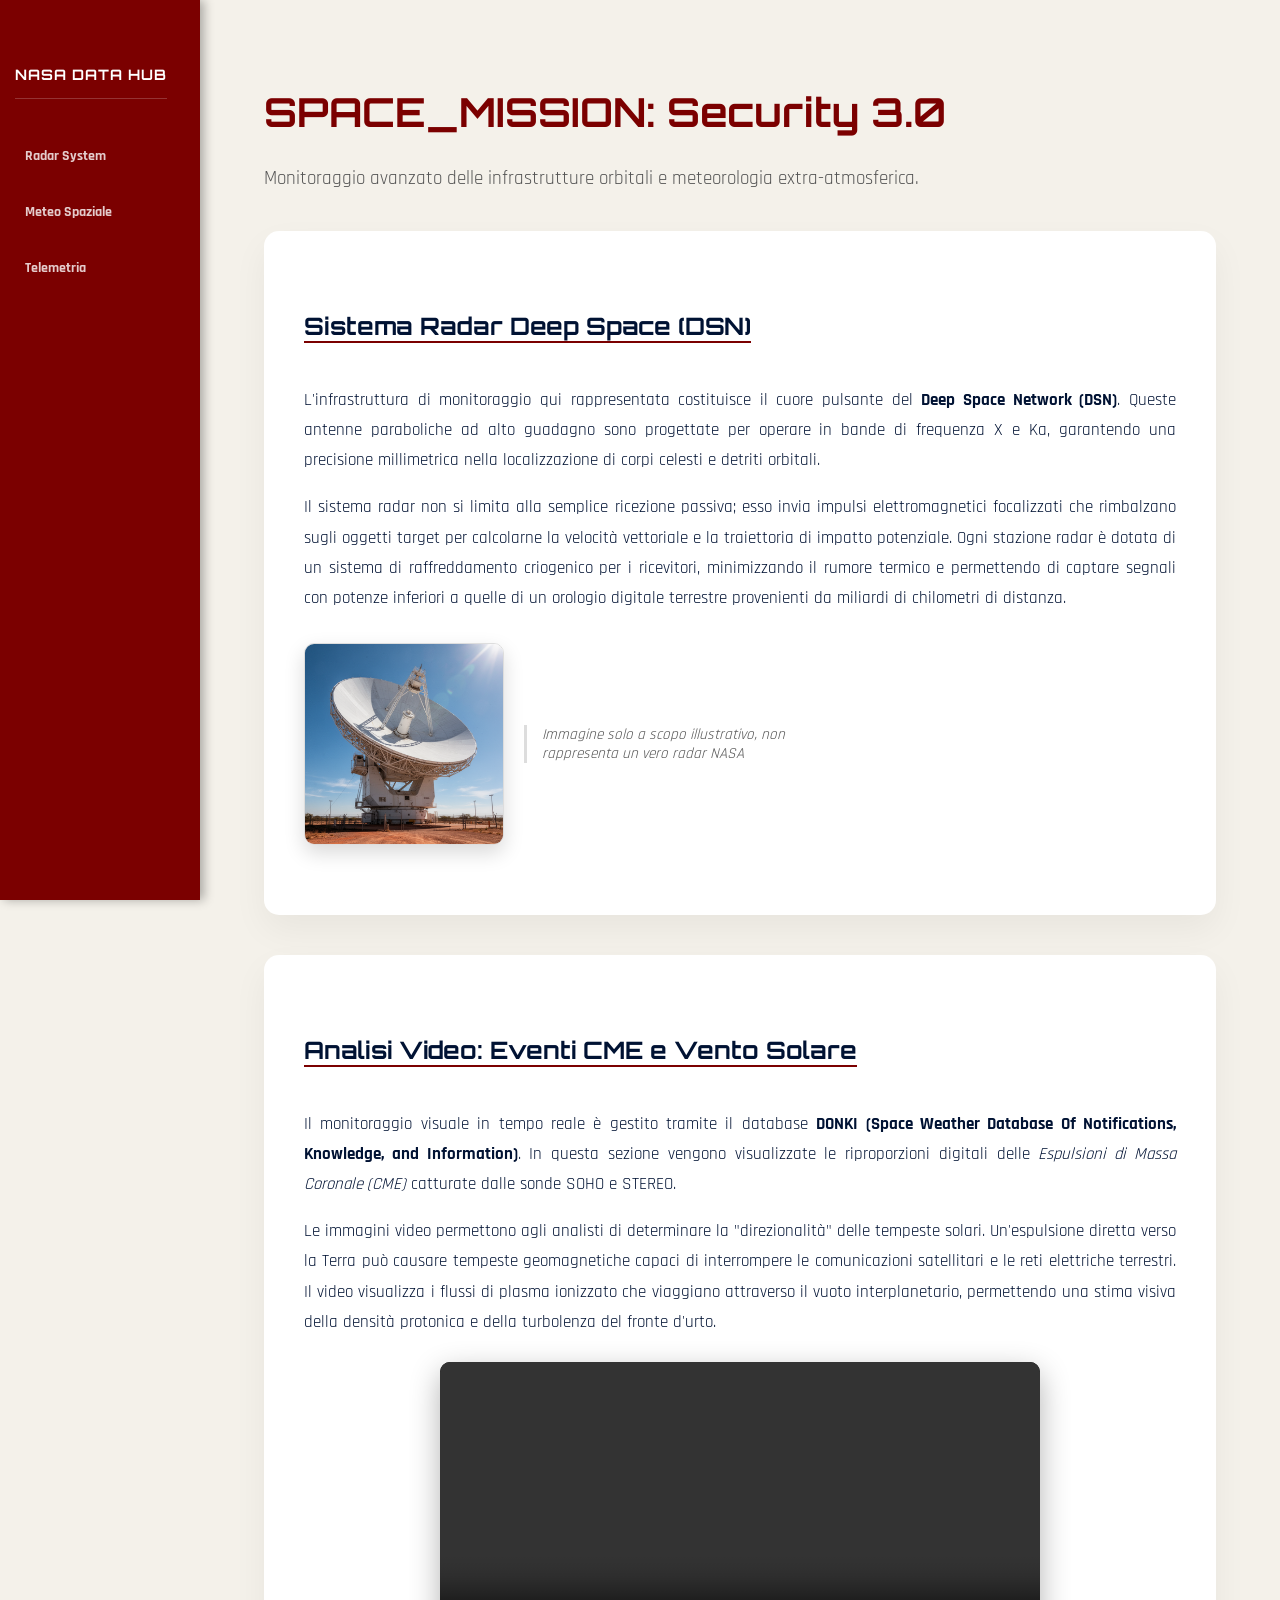
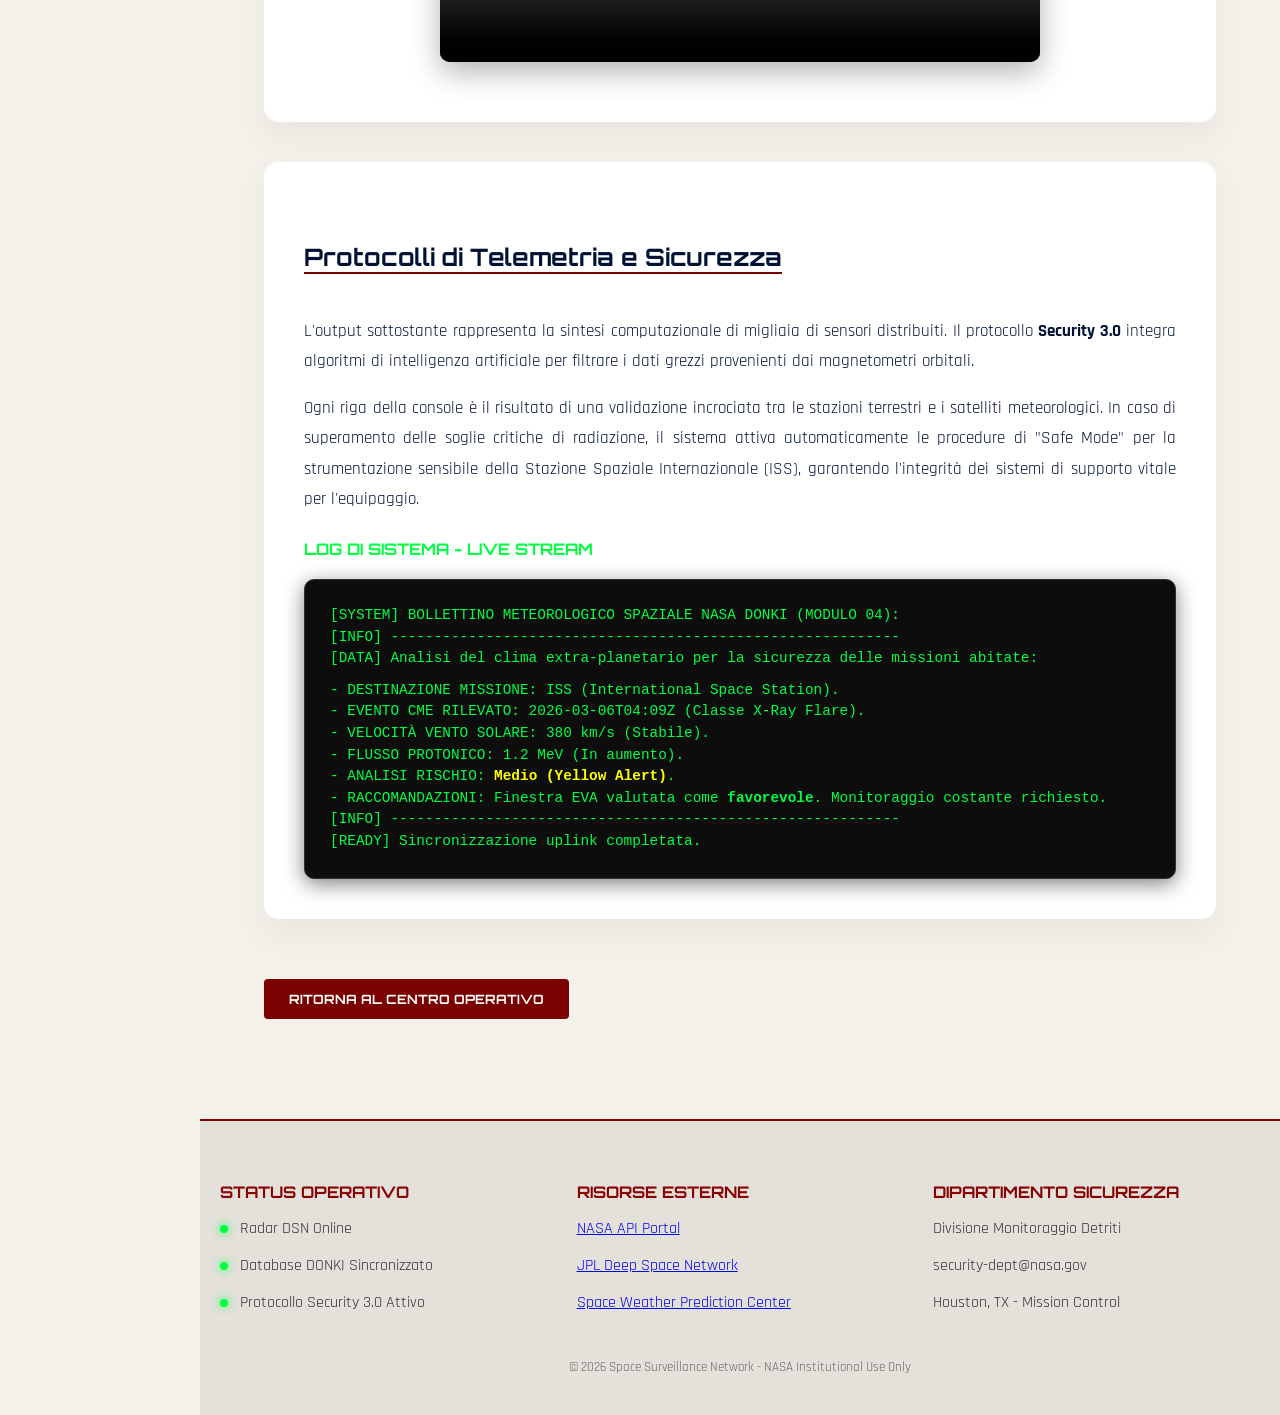
<file: radarorbitale.html>
<!DOCTYPE html>
<html lang="it">
<head>
    <meta charset="UTF-8">
    <meta name="viewport" content="width=device-width, initial-scale=1.0">
    <title>NASA RADAR SYSTEM - Security 3.0</title>
    <style>
        @import url('https://fonts.googleapis.com/css2?family=Orbitron:wght@400;700&family=Rajdhani:wght@300;500;700&display=swap');

        :root {
            --bg-crema: #f4f1ea;
            --rosso-scuro: rgb(123, 0, 0);
            --rosso-glow: #ff3131;
            --blu-deep: #001233;
            --blu-accento: #00a8ff;
            --text-muted: #555;
            --white: #ffffff;
            /* Definizione variabile per il pulsante */
            --accent-color: rgb(123, 0, 0);
        }

        * { 
            box-sizing: border-box; 
            transition: all 0.3s ease; 
        }

        body {
            font-family: 'Rajdhani', sans-serif;
            background-color: var(--bg-crema);
            color: var(--blu-deep);
            margin: 0;
            display: flex;
            flex-direction: column;
            min-height: 100vh;
        }

        /* Navigazione Laterale */
        nav {
            width: 200px;
            background: var(--rosso-scuro);
            color: white;
            padding: 25px 15px;
            position: fixed;
            height: 100vh;
            box-shadow: 4px 0 10px rgba(0,0,0,0.3);
            z-index: 1000;
        }

        nav h2 {
            font-family: 'Orbitron', sans-serif;
            font-size: 0.9rem;
            text-align: center;
            border-bottom: 1px solid rgba(255,255,255,0.2);
            padding-bottom: 15px;
            margin-bottom: 20px;
            letter-spacing: 1px;
            color: var(--white);
        }

        nav ul { list-style: none; padding: 0; }
        nav ul li { margin: 18px 0; }
        nav ul li a {
            color: rgba(255,255,255,0.8);
            text-decoration: none;
            font-weight: bold;
            cursor: pointer;
            display: block;
            padding: 10px;
            font-size: 0.85rem;
            border-radius: 4px;
        }

        nav ul li a:hover {
            color: white;
            background: rgba(255,255,255,0.1);
            border-left: 4px solid white;
        }

        /* Area Principale */
        main {
            margin-left: 200px;
            padding: 60px 5%;
            flex: 1;
            display: flex;
            flex-direction: column;
            width: calc(100% - 200px);
        }

        h1 { 
            font-family: 'Orbitron', sans-serif; 
            color: var(--rosso-scuro); 
            font-size: 2.5rem; 
            margin-bottom: 10px; 
        }

        .subtitle {
            font-size: 1.2rem;
            color: var(--text-muted);
            margin-bottom: 40px;
        }

        h2 { 
            font-family: 'Orbitron', sans-serif; 
            color: var(--blu-deep); 
            border-bottom: 2px solid var(--rosso-scuro); 
            display: inline-block; 
            margin-top: 40px;
            margin-bottom: 25px;
        }

        h3 {
            font-family: 'Orbitron', sans-serif;
            font-size: 1.1rem;
            color: var(--rosso-scuro);
            margin-top: 20px;
        }

        section {
            background: var(--white);
            padding: 40px;
            border-radius: 15px;
            margin-bottom: 40px;
            box-shadow: 0 15px 35px rgba(0,0,0,0.05);
        }

        .description-block {
            line-height: 1.8;
            font-size: 1.05rem;
            color: var(--blu-deep);
            text-align: justify;
            margin-bottom: 25px;
        }

        /* --- CORREZIONE IMMAGINE --- */
        .img-container {
            width: 100%;
            display: flex;
            justify-content: left;
            margin: 30px 0;
            align-items: center;
            gap: 20px;
        }

        .img-container img {
            max-width: 200px;
            width: 80%;
            height: auto;
            border-radius: 10px;
            box-shadow: 0 8px 20px rgba(0,0,0,0.15);
            border: 1px solid #ddd;
        }

        .side-caption {
            flex: 1; 
            font-style: italic;
            color: var(--text-muted);
            font-size: 0.95rem;
            border-left: 3px solid #ddd;
            padding-left: 15px;
            max-width: 300px; 
        }

        /* --- STILE VIDEO --- */
        .video-container {
            width: 100%;
            max-width: 600px;
            margin: 20px auto;
            border-radius: 10px;
            overflow: hidden;
            background: #000;
            box-shadow: 0 10px 30px rgba(0,0,0,0.3);
        }
        
        video { width: 100%; display: block; }

        /* --- CONSOLE TELEMETRIA --- */
        #console-output {
            background: #0d0d0d;
            color: #00ff41;
            padding: 25px;
            font-family: 'Courier New', monospace;
            border-radius: 10px;
            border: 1px solid #333;
            box-shadow: 0 5px 20px rgba(0,0,0,0.5);
            margin-top: 20px;
            line-height: 1.5;
            font-size: 0.9rem;
        }

        .telemetry-header {
            color: #00ff41;
            font-weight: bold;
            text-transform: uppercase;
            margin-bottom: 15px;
            display: block;
            font-family: 'Orbitron', sans-serif;
        }

        /* --- STILE PULSANTE --- */
        .btn-back {
            display: inline-block;
            margin-top: 20px;
            padding: 12px 25px;
            background: var(--accent-color);
            color: white;
            text-decoration: none;
            border-radius: 4px;
            transition: opacity 0.3s, transform 0.2s;
            font-family: 'Orbitron', sans-serif;
            font-size: 0.8rem;
            font-weight: bold;
            text-transform: uppercase;
        }

        .btn-back:hover {
            opacity: 0.8;
            transform: translateY(-2px);
        }

        /* --- FOOTER --- */
        footer {
            width: 100%;
            padding: 40px 20px;
            margin-top: auto;
            background-color: #f0ede6; 
            background-image: linear-gradient(rgba(0,0,0,0.05), rgba(0,0,0,0.05));
            border-top: 2px solid #8b0000;
            color: #333;
            box-sizing: border-box;
        }

        @media (min-width: 769px) {
            footer {
                margin-left: 200px;
                width: calc(100% - 200px);
            }
        }

        .footer-grid {
            display: grid;
            grid-template-columns: repeat(auto-fit, minmax(200px, 1fr));
            gap: 30px;
            max-width: 1200px;
            margin: 0 auto;
        }

        .footer-col h4 {
            color: #8b0000;
            font-family: 'Orbitron', sans-serif;
            margin-bottom: 15px;
            text-transform: uppercase;
            font-size: 1rem;
        }

        .status-dot {
            display: inline-block;
            width: 8px;
            height: 8px;
            background: #00ff41;
            border-radius: 50%;
            margin-right: 8px;
            box-shadow: 0 0 10px #00ff41;
        }

        .footer-bottom {
            text-align: center;
            margin-top: 30px;
            font-size: 0.8rem;
            opacity: 0.7;
        }

        /* Responsive */
        @media (max-width: 768px) {
            nav { width: 100%; height: auto; position: relative; }
            main, footer { margin-left: 0; width: 100%; }
        }
    </style>
</head>
<body>

    <nav>
        <h2>NASA DATA HUB</h2>
        <ul>
            <li><a href="#radar">Radar System</a></li>
            <li><a href="#donki">Meteo Spaziale</a></li>
            <li><a href="#telemetry">Telemetria</a></li>
        </ul>
    </nav>

    <main>
        <h1>SPACE_MISSION: Security 3.0</h1>
        <p class="subtitle">Monitoraggio avanzato delle infrastrutture orbitali e meteorologia extra-atmosferica.</p>

        <!-- SEZIONE RADAR -->
        <section id="radar">
            <h2>Sistema Radar Deep Space (DSN)</h2>
            <div class="description-block">
                <p>
                    L'infrastruttura di monitoraggio qui rappresentata costituisce il cuore pulsante del <strong>Deep Space Network (DSN)</strong>. Queste antenne paraboliche ad alto guadagno sono progettate per operare in bande di frequenza X e Ka, garantendo una precisione millimetrica nella localizzazione di corpi celesti e detriti orbitali. 
                </p>
                <p>
                    Il sistema radar non si limita alla semplice ricezione passiva; esso invia impulsi elettromagnetici focalizzati che rimbalzano sugli oggetti target per calcolarne la velocità vettoriale e la traiettoria di impatto potenziale. Ogni stazione radar è dotata di un sistema di raffreddamento criogenico per i ricevitori, minimizzando il rumore termico e permettendo di captare segnali con potenze inferiori a quelle di un orologio digitale terrestre provenienti da miliardi di chilometri di distanza.
                </p>
            </div>
            
            <div class="img-container">
                <img src="immagini/radar.png" alt="Radar NASA" onerror="this.src='https://via.placeholder.com/600x400?text=Antenna+Radar+Deep+Space'">
                <div class="side-caption">
                    Immagine solo a scopo illustrativo, non rappresenta un vero radar NASA
                </div>
            </div>
        </section>

        <!-- SEZIONE VIDEO DONKI -->
        <section id="donki">
            <h2>Analisi Video: Eventi CME e Vento Solare</h2>
            <div class="description-block">
                <p>
                    Il monitoraggio visuale in tempo reale è gestito tramite il database <strong>DONKI (Space Weather Database Of Notifications, Knowledge, and Information)</strong>. In questa sezione vengono visualizzate le riproporzioni digitali delle <em>Espulsioni di Massa Coronale (CME)</em> catturate dalle sonde SOHO e STEREO.
                </p>
                <p>
                    Le immagini video permettono agli analisti di determinare la "direzionalità" delle tempeste solari. Un'espulsione diretta verso la Terra può causare tempeste geomagnetiche capaci di interrompere le comunicazioni satellitari e le reti elettriche terrestri. Il video visualizza i flussi di plasma ionizzato che viaggiano attraverso il vuoto interplanetario, permettendo una stima visiva della densità protonica e della turbolenza del fronte d'urto.
                </p>
            </div>
            
            <div class="video-container">
                <video controls>
                    <source src="immagini/eruzione.mp4" type="video/mp4">
                    Il tuo browser non supporta il video.
                </video>
            </div>
        </section>

        <!-- SEZIONE TELEMETRIA -->
        <section id="telemetry">
            <h2>Protocolli di Telemetria e Sicurezza</h2>
            <div class="description-block">
                <p>
                    L'output sottostante rappresenta la sintesi computazionale di migliaia di sensori distribuiti. Il protocollo <strong>Security 3.0</strong> integra algoritmi di intelligenza artificiale per filtrare i dati grezzi provenienti dai magnetometri orbitali. 
                </p>
                <p>
                    Ogni riga della console è il risultato di una validazione incrociata tra le stazioni terrestri e i satelliti meteorologici. In caso di superamento delle soglie critiche di radiazione, il sistema attiva automaticamente le procedure di "Safe Mode" per la strumentazione sensibile della Stazione Spaziale Internazionale (ISS), garantendo l'integrità dei sistemi di supporto vitale per l'equipaggio.
                </p>
            </div>

            <span class="telemetry-header">LOG DI SISTEMA - LIVE STREAM</span>
            <div id="console-output">
                <div>[SYSTEM] BOLLETTINO METEOROLOGICO SPAZIALE NASA DONKI (MODULO 04):</div>
                <div>[INFO]   -----------------------------------------------------------</div>
                <div>[DATA]   Analisi del clima extra-planetario per la sicurezza delle missioni abitate:</div>
                <div style="margin-top:10px;">- DESTINAZIONE MISSIONE: ISS (International Space Station).</div>
                <div>- EVENTO CME RILEVATO: 2026-03-06T04:09Z (Classe X-Ray Flare).</div>
                <div>- VELOCITÀ VENTO SOLARE: 380 km/s (Stabile).</div>
                <div>- FLUSSO PROTONICO: 1.2 MeV (In aumento).</div>
                <div>- ANALISI RISCHIO: <span style="color: #FFFF00; font-weight: bold;">Medio (Yellow Alert)</span>.</div>
                <div>- RACCOMANDAZIONI: Finestra EVA valutata come <span style="color: #00ff41; font-weight: bold;">favorevole</span>. Monitoraggio costante richiesto.</div>
                <div>[INFO]   -----------------------------------------------------------</div>
                <div>[READY]  Sincronizzazione uplink completata.</div>
            </div>
        </section>

        <!-- Pulsante inserito correttamente a fine main -->
        <div style="margin-bottom: 40px;">
            <a href="#" class="btn-back" onclick="window.history.back(); return false;">Ritorna al Centro Operativo</a>
        </div>
    </main>

    <footer>
        <div class="footer-grid">
            <div class="footer-col">
                <h4>Status Operativo</h4>
                <p><span class="status-dot"></span> Radar DSN Online</p>
                <p><span class="status-dot"></span> Database DONKI Sincronizzato</p>
                <p><span class="status-dot"></span> Protocollo Security 3.0 Attivo</p>
            </div>
            <div class="footer-col">
                <h4>Risorse Esterne</h4>
                <p><a href="#">NASA API Portal</a></p>
                <p><a href="#">JPL Deep Space Network</a></p>
                <p><a href="#">Space Weather Prediction Center</a></p>
            </div>
            <div class="footer-col">
                <h4>Dipartimento Sicurezza</h4>
                <p>Divisione Monitoraggio Detriti</p>
                <p>security-dept@nasa.gov</p>
                <p>Houston, TX - Mission Control</p>
            </div>
        </div>
        <div class="footer-bottom">
            &copy; 2026 Space Surveillance Network - NASA Institutional Use Only
        </div>
    </footer>

</body>
</html>
</file>
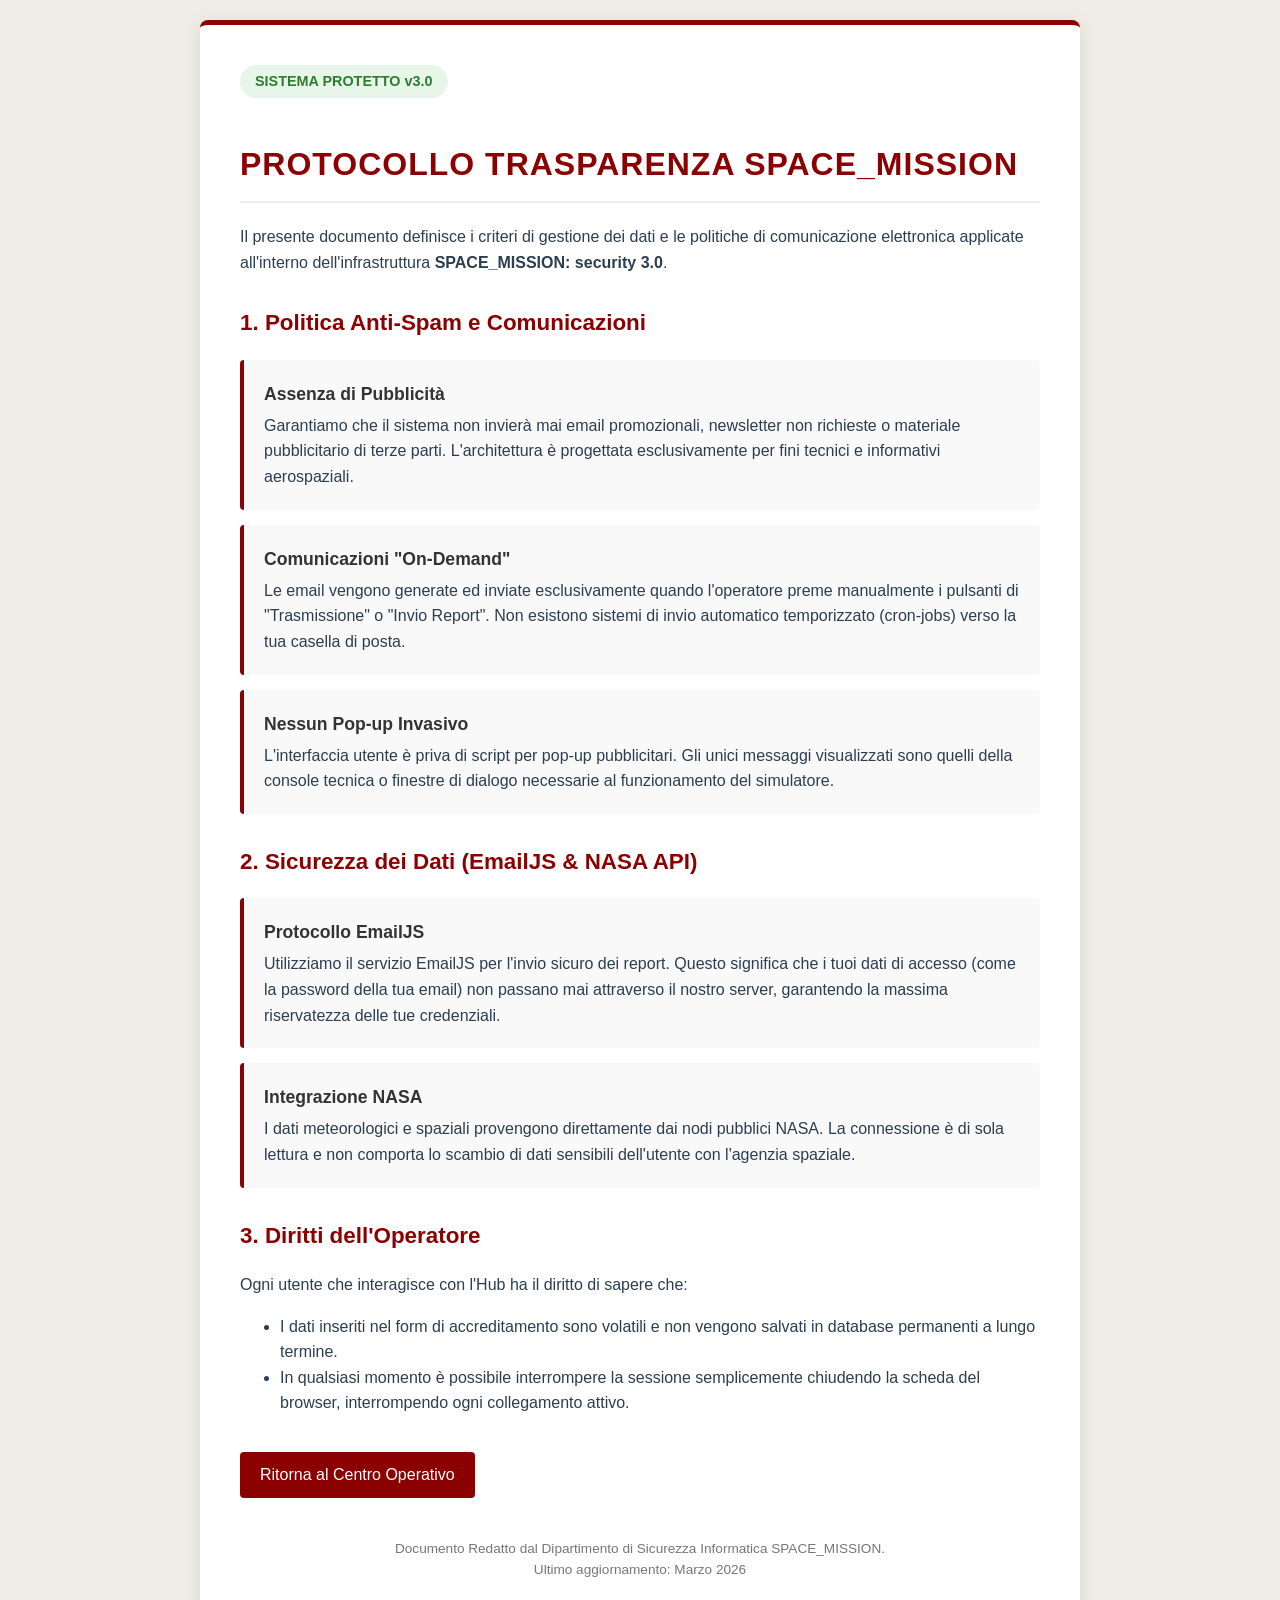
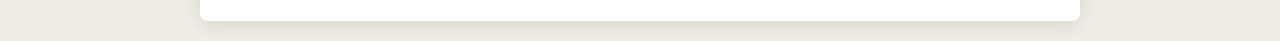
<file: security.html>
<!DOCTYPE html>
<html lang="it">
<head>
    <meta charset="UTF-8">
    <meta name="viewport" content="width=device-width, initial-scale=1.0">
    <title>Protocollo Sicurezza e Privacy - SPACE_MISSION 3.0</title>
    <style>
        :root {
            --accent-color: #8b0000;
            --bg-color: #f0ede6;
            --text-color: #2c3e50;
            --card-bg: #ffffff;
        }

        body {
            font-family: 'Segoe UI', Tahoma, Geneva, Verdana, sans-serif;
            background-color: var(--bg-color);
            color: var(--text-color);
            line-height: 1.6;
            margin: 0;
            padding: 20px;
            display: flex;
            justify-content: center;
        }

        .container {
            max-width: 800px;
            background: var(--card-bg);
            padding: 40px;
            border-radius: 8px;
            box-shadow: 0 4px 20px rgba(0,0,0,0.1);
            border-top: 5px solid var(--accent-color);
        }

        h1 {
            color: var(--accent-color);
            border-bottom: 2px solid #eee;
            padding-bottom: 10px;
            text-transform: uppercase;
            letter-spacing: 1px;
        }

        h2 {
            color: var(--accent-color);
            margin-top: 30px;
            font-size: 1.4rem;
        }

        .security-badge {
            display: inline-block;
            background: #e8f5e9;
            color: #2e7d32;
            padding: 5px 15px;
            border-radius: 20px;
            font-weight: bold;
            font-size: 0.9rem;
            margin-bottom: 20px;
        }

        .policy-list {
            list-style: none;
            padding: 0;
        }

        .policy-item {
            background: #f9f9f9;
            margin-bottom: 15px;
            padding: 20px;
            border-left: 4px solid var(--accent-color);
            border-radius: 4px;
        }

        .policy-item strong {
            display: block;
            margin-bottom: 5px;
            color: #333;
            font-size: 1.1rem;
        }

        .icon-box {
            font-size: 2rem;
            margin-bottom: 10px;
        }

        footer {
            margin-top: 40px;
            text-align: center;
            font-size: 0.85rem;
            color: #777;
        }

        .btn-back {
            display: inline-block;
            margin-top: 20px;
            padding: 10px 20px;
            background: var(--accent-color);
            color: white;
            text-decoration: none;
            border-radius: 4px;
            transition: opacity 0.3s;
        }

        .btn-back:hover {
            opacity: 0.8;
        }
    </style>
</head>
<body>

    <div class="container">
        <div class="security-badge">SISTEMA PROTETTO v3.0</div>
        <h1>Protocollo Trasparenza SPACE_MISSION</h1>
        
        <p>Il presente documento definisce i criteri di gestione dei dati e le politiche di comunicazione elettronica applicate all'interno dell'infrastruttura <strong>SPACE_MISSION: security 3.0</strong>.</p>

        <h2>1. Politica Anti-Spam e Comunicazioni</h2>
        <ul class="policy-list">
            <li class="policy-item">
                <strong>Assenza di Pubblicità</strong>
                Garantiamo che il sistema non invierà mai email promozionali, newsletter non richieste o materiale pubblicitario di terze parti. L'architettura è progettata esclusivamente per fini tecnici e informativi aerospaziali.
            </li>
            <li class="policy-item">
                <strong>Comunicazioni "On-Demand"</strong>
                Le email vengono generate ed inviate esclusivamente quando l'operatore preme manualmente i pulsanti di "Trasmissione" o "Invio Report". Non esistono sistemi di invio automatico temporizzato (cron-jobs) verso la tua casella di posta.
            </li>
            <li class="policy-item">
                <strong>Nessun Pop-up Invasivo</strong>
                L'interfaccia utente è priva di script per pop-up pubblicitari. Gli unici messaggi visualizzati sono quelli della console tecnica o finestre di dialogo necessarie al funzionamento del simulatore.
            </li>
        </ul>

        <h2>2. Sicurezza dei Dati (EmailJS & NASA API)</h2>
        <ul class="policy-list">
            <li class="policy-item">
                <strong>Protocollo EmailJS</strong>
                Utilizziamo il servizio EmailJS per l'invio sicuro dei report. Questo significa che i tuoi dati di accesso (come la password della tua email) non passano mai attraverso il nostro server, garantendo la massima riservatezza delle tue credenziali.
            </li>
            <li class="policy-item">
                <strong>Integrazione NASA</strong>
                I dati meteorologici e spaziali provengono direttamente dai nodi pubblici NASA. La connessione è di sola lettura e non comporta lo scambio di dati sensibili dell'utente con l'agenzia spaziale.
            </li>
        </ul>

        <h2>3. Diritti dell'Operatore</h2>
        <p>Ogni utente che interagisce con l'Hub ha il diritto di sapere che:</p>
        <ul>
            <li>I dati inseriti nel form di accreditamento sono volatili e non vengono salvati in database permanenti a lungo termine.</li>
            <li>In qualsiasi momento è possibile interrompere la sessione semplicemente chiudendo la scheda del browser, interrompendo ogni collegamento attivo.</li>
        </ul>

        <a href="#" class="btn-back" onclick="window.history.back(); return false;">Ritorna al Centro Operativo</a>

        <footer>
            Documento Redatto dal Dipartimento di Sicurezza Informatica SPACE_MISSION.<br>
            Ultimo aggiornamento: Marzo 2026
        </footer>
    </div>

</body>
</html>
</file>
